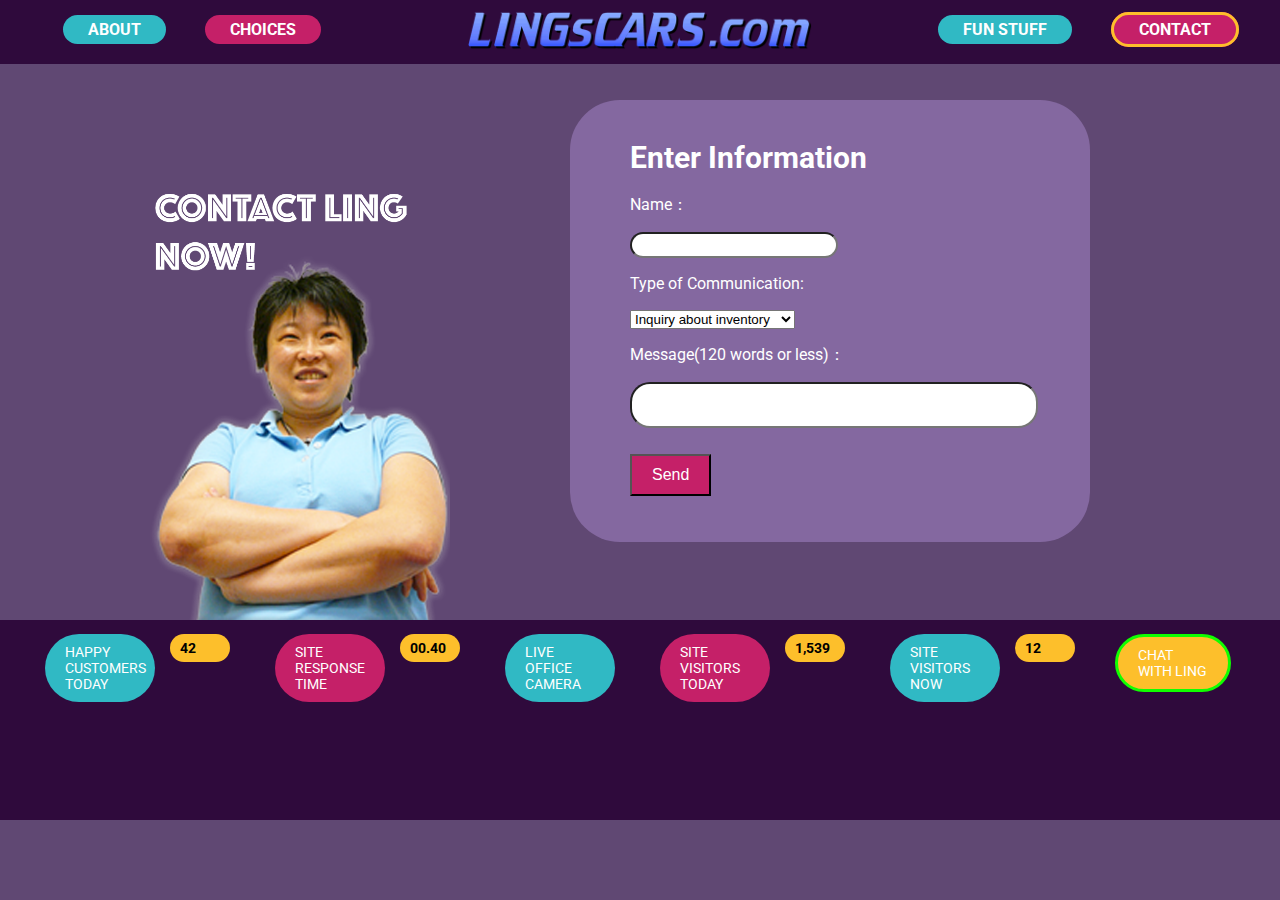
<file: form.html>
<!DOCTYPE html>
<html>
    <head>
    <title>
	
	</title>
		
		<link rel="stylesheet" type="text/css" href="contactstylesheet.css">
		<meta name="viewport" content="width=device-width, initial-scale=1.0">

    </head>

    <body>
		
<!--------------  MAIN NAVIGATION SECTION	--------------->	
	
	<section class="mainNav" id="myTopnav">
		<div class="col1 fl">
			<a href="Homepage.html" class="navLinkBlue">about</a>
			<a class="navLinkPink">choices</a>
		</div>	
			
		<div class="col1 fr">
			<a href="funstuff.html" class="navLinkBlue">fun stuff</a>
			<a href="form.html" class="navLinkPink onActive">contact</a>
		</div>

		<div class="col2"> 			
			<a href="Homepage.html"> <img src="lingscars-logo.png"  id="logoImg" alt="logo image"></a>
		</div>
		
		<a href="javascript:void(0);" class="icon" onclick="myFunction()">&#9776;</a>
			
		<div class="clear"></div>
	</section>
	
	
<!--------------  CONTACT SECTION	--------------->	
	
	<section class="form fr">

    <div id="card">
		
    <h1> Enter Information </h1>
    <p class="form-textbox"> Name：</p>
    <input id="name" name="name" type="text"  size="10"/>

 	<p>Type of Communication:</p>
        <select>
            <option value ="Inquiry">Inquiry about inventory</option>
            <option value ="Problem">Problem with order form</option>
            <option value="Question">Question about Ling</option>
            <option value="Other">Other</option>
        </select>

    <p> Message(120 words or less)：</p>
        <input id="message" name="message" type="text" width="48" height="48"/>
    <p> <input type="button" value="Send" id="sendButton"></p>
    
    </div>

</section>
	<img src="CONTACTLING2.png" alt="ling" class="lingImage col10 fl">
	
	 <div class="clear"></div>

		
<!--------------  JAVA SCRIPT	--------------->
		
		
		
		
				<!-- BURGER MENU -->

<script>
	
	function myFunction() {
    var x = document.getElementById("myTopnav");
    if (x.className === "mainNav") {
        x.className += " responsive";
    } else {
        x.className = "mainNav";
    }
}
	
	
	</script>
		
		
		
		
	
        <script>
            var sendButton=document.querySelector("#sendButton");
            sendButton.addEventListener("click", showMessage);

            ///functions below

            function showMessage(){
                var name = document.getElementById("name").value;
                var content = document.getElementById("message").value;
                alert("Your name is: "+ name+ "Your message is: " + content);
                document.getElementById("name").value='';
                document.getElementById("message").value='';
            }
 
        </script>
		
<!--------------  FOOTER SECTION	--------------->	
		
		
	<footer>
	
	<p class="col8 fl footerBlue">happy customers Today</p>
	<p class="col8 fl footerNumbers">42</p> 
	<p class="col8 fl footerPink">Site Response Time</p> 
	<p class="col8 fl footerNumbers">00.40</p> 
	<p class="col8 fl footerBlue">Live Office Camera</p> 
	<p class="col8 fl footerPink">Site Visitors Today</p> 
	<p class="col8 fl footerNumbers">1,539</p> 
	<p class="col8 fl footerBlue">Site Visitors Now</p>
	<p class="col8 fl footerNumbers">12</p>
	<p class="col8 fl footerYellow">Chat with Ling</p> 

	<div class="clear"></div>

	</footer>
		

    </body>
</html>
</file>
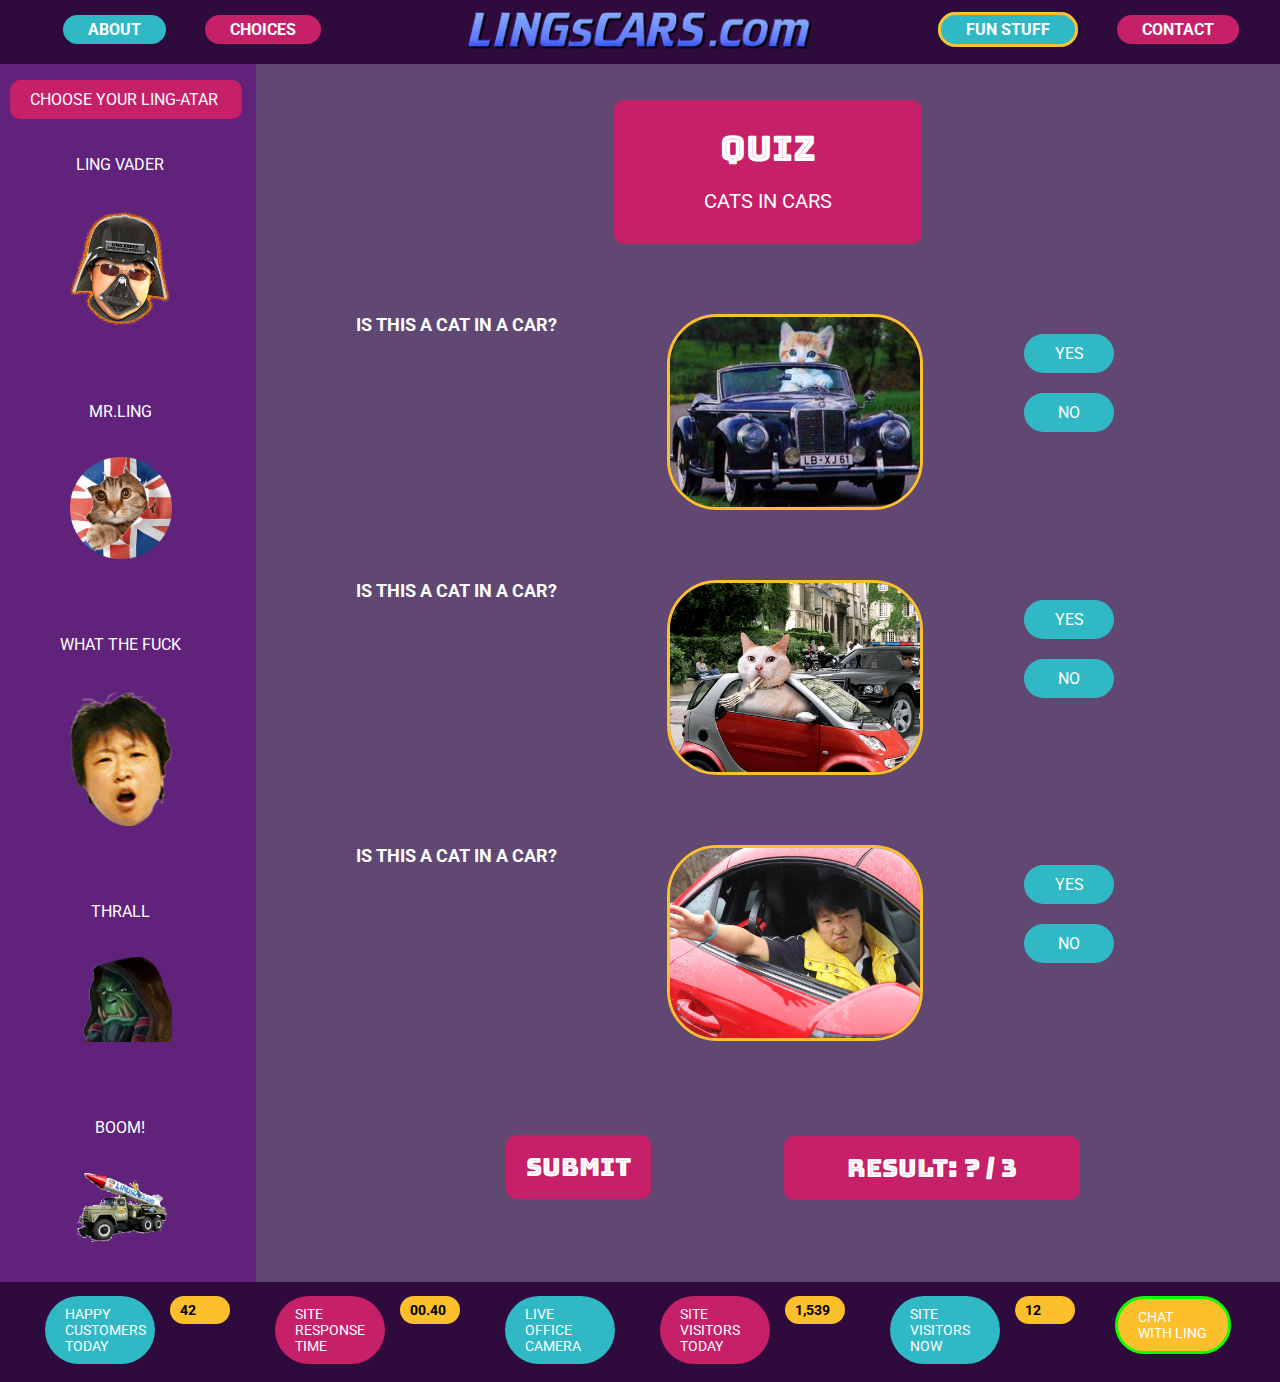
<file: funstuff.html>
<!doctype html>
<html>
<html>
    <head>
    <title>
    	Fun Stuff
	</title>
		<meta name="viewport" content="width=device-width, initial-scale=1.0">
		<link rel="stylesheet" type="text/css" href="funstuffstyle.css">

    </head>
	

<body>
	
	
<!--------------  MAIN NAVIGATION SECTION	--------------->	
	
<!--------------  MAIN NAVIGATION SECTION	--------------->	
	
	<section class="mainNav" id="myTopnav">
		<div class="col1 fl">
			<a href="Homepage.html" class="navLinkBlue">about</a>
			<a class="navLinkPink">choices</a>
		</div>	
			
		<div class="col1 fr">
			<a href="funstuff.html" class="navLinkBlue onActive">fun stuff</a>
			<a href="form.html" class="navLinkPink">contact</a>
		</div>

		<div class="col2"> 			
			<a href="Homepage.html"> <img src="lingscars-logo.png"  id="logoImg" alt="logo image"></a>
		</div>
		
		<a href="javascript:void(0);" class="icon" onclick="myFunction()">&#9776;</a>
			
		<div class="clear"></div>
	</section>
	
<!--------------  FUN STUFF SECTION	--------------->

<section> 
		
<!------------------ LINGATAR SECTION ------------------>	
		
	<div class="col3 fl">

			<p class="lingatar">Choose your Ling-atar</p>
		
		<div>
			<p class="avatarTitle">Ling vader</p>
			<img src="avatar1.gif" class="avatarLingIcon" alt="avatar1">
		</div>
			
		<div>
			<p class="avatarTitle">MR.LING</p>
			<img src="avatar3.png" class="avatarLingIcon" alt="avatar3">
		</div>
		
		<div>
			<p class="avatarTitle">what the fuck</p>
			<img src="avatar2.png" class="avatarLingIcon" alt="avatar2">
		</div>
		
		<div>
			<p class="avatarTitle">THRALL</p>			
			<img src="avatar5.png" class="avatarLingIcon" alt="avatar1">
		</div>
		
		<div>
			<p class="avatarTitle">BOOM!</p>
			<img src="avatar4.png" class="avatarLingIcon" alt="avatar1">
		</div>

	</div>
		
<!------------------ QUIZ SECTION ------------------>	
				
	<div class="col4 fr">
		
<!---------- QUIZ TITLE ----------->	

	<div class="quizMain">

		<p class="quiz">quiz
			<br>
			<span class="catsCars">Cats in cars</span>
		</p>

	</div>
		
<!---------- QUIZ ----------->	

<div class="col5 fl quizText">is this a cat in a car?</div>
<img src="c5028c7d13852f431a2a6325b5793795.jpg" alt="cat in a car" class="col5 fl catCar">
	
	<div class="col5 fr">
		<button id="yes1" class="buttonQuiz">YES</button>
		<br>
		<button id="no1" class="buttonQuiz">NO</button>
	</div>
	
<div class="clear"></div>	

<div class="col5 fl quizText">is this a cat in a car?</div>
<img src="Fat-Cat-Driving-a-Car--45477.jpg" alt="cat in a car" class="col5 fl catCar">

	<div class="col5 fr">
		<button id="yes2" class="buttonQuiz">YES</button>
		<br>
		<button id="no2" class="buttonQuiz">NO</button>
	</div>
	
<div class="clear"></div>
	
<div class="col5 fl quizText">is this a cat in a car?</div>
<img src="scotland.png" alt="ling in a car" class="col5 fl catCar">

	<div class="col5 fr">
		<button id="yes3" class="buttonQuiz">YES</button>
		<br>
		<button id="no3" class="buttonQuiz">NO</button>	
	</div>

</div>

	<button id="sub" type="submit" value="Submit" class="submitButton" >Submit</button>
	<p id="res" class="results fr">RESULT: ? / 3</p>
	
<div class="clear"></div>

	</section>
	
<!------------------------ FOOTER SECTION -------------------->	
	

<footer>
	
	<p class="col8 fl footerBlue">happy customers Today</p>
	<p class="col8 fl footerNumbers">42</p> 
	<p class="col8 fl footerPink">Site Response Time</p> 
	<p class="col8 fl footerNumbers">00.40</p> 
	<p class="col8 fl footerBlue">Live Office Camera</p> 
	<p class="col8 fl footerPink">Site Visitors Today</p> 
	<p class="col8 fl footerNumbers">1,539</p> 
	<p class="col8 fl footerBlue">Site Visitors Now</p>
	<p class="col8 fl footerNumbers">12</p> 
	<p class="col8 fl footerYellow">Chat with Ling</p> 

	 <div class="clear"></div>

</footer>
		
<!----------------- JAVA SCRIPT FOR THE QUIZ  -------------------->	
	
	
				<!-- BURGER MENU -->

<script>
	
	function myFunction() {
    var x = document.getElementById("myTopnav");
    if (x.className === "mainNav") {
        x.className += " responsive";
    } else {
        x.className = "mainNav";
    }
}
	
	
	</script>
		
			
	

<script>

	function changeColor(){
		if(this.id=="yes1"){
			y1.className="buttonQuizPress";
			n1.className="buttonQuiz";
			clk1 = 1;
		}
		else if (this.id=="no1") {
			y1.className="buttonQuiz";
			n1.className="buttonQuizPress";
			clk1 = 0;
		}

		if(this.id=="yes2"){
			y2.className="buttonQuizPress";
			n2.className="buttonQuiz";
			clk2= 1;
		}
		else if (this.id=="no2") {
			y2.className="buttonQuiz";
			n2.className="buttonQuizPress";
			clk1=0;
		}

		if(this.id=="yes3"){
			y3.className="buttonQuizPress";
			n3.className="buttonQuiz";
			clk3= 0;
		}
		else if (this.id=="no3") {
			y3.className="buttonQuiz";
			n3.className="buttonQuizPress";
			clk3 = 1;
		}
	}


	function results(){
		res.innerHTML = "Result: " +   String(clk1+clk2+clk3) + " / 3";
	}

	var y1=document.querySelector("#yes1");
	var n1=document.querySelector("#no1");

	var y2=document.querySelector("#yes2");
	var n2=document.querySelector("#no2");

	var y3=document.querySelector("#yes3");
	var n3=document.querySelector("#no3");

	var sub=document.querySelector("#sub");
	var res=document.querySelector("#res");

	var clk1=0, clk2=0, clk3=0;


	y1.addEventListener("click", changeColor);
	n1.addEventListener("click", changeColor);

	y2.addEventListener("click", changeColor);
	n2.addEventListener("click", changeColor);

	y3.addEventListener("click", changeColor);
	n3.addEventListener("click", changeColor);

	sub.addEventListener("click", results);

</script>
	
</body>
</html>
</file>
<file: contactstylesheet.css>
@charset "UTF-8";
/* CSS Document */

@import url('https://fonts.googleapis.com/css?family=Bungee+Inline|Roboto&display=swap');

body{
	width:100%;
	height: auto;
	margin:0 auto;
	background-color:#604873;
	color:white;
	font-family: 'Roboto', sans-serif;
}

#logoImg{
	width:90%;
	height: auto;	
}

/******* COLUMNS  ******/


.icon {
	border-radius: 50%;
	color:white;
	
	
}

.mainNav .icon {
    display: none;
}

.col1{
	width: 30%;
	margin-top: 10px;	
}

.col2{
	width:30%;
	margin: 0 auto;	
}

.col8{width:15%;}
.fl {float:left;}
.fr {float:right;}
.clear {clear:both;}

.mainNav{
	width:100%;
	background-color: #2F0A3C;
	text-align: center;
	font-size: 16px;
	text-transform: uppercase;
	font-weight: bold;
	position: fixed;
	padding-top: 10px;
	padding-bottom: 10px;

}

.navLinkBlue{
	color:#FFFFFF;
	font-family: 'Roboto', sans-serif;
	padding-left:25px;
	padding-right: 25px;
	padding-top: 5px;
	padding-bottom: 5px;
	background-color: #30B9C4;
	border-radius: 20px;
	margin-right: 35px;	
}

.navLinkPink{
	color:#FFFFFF;
	font-family: 'Roboto', sans-serif;
	padding-left:25px;
	padding-right: 25px;
	padding-top: 5px;
	padding-bottom: 5px;
	background-color: #C52068;
	border-radius: 20px;	
}

a {
	text-decoration: none;	
}


.navLinkBlue:hover {
	background-color:#FDBF2B;
}


.navLinkPink:hover {
	background-color:#FDBF2B;
}


/*******YELLOW BORDER ON ACTIVE PAGE******/


.onActive{
		border:#FDBF2B 3px solid;

}

.lingImage{
	width:300px;
	height: auto;
	padding-top: 180px;
	padding-left: 150px;
}

.col10{width:300px;}

.form{
	width:400px;
	height: auto;
	margin-left: 100px;
	margin-right:190px;
	margin-top: 100px;
	margin-bottom: 20px;
	background-color: #8468A0;
	border-radius: 50px;
	padding-top: 20px;
	padding-bottom: 30px;
	padding-left: 60px;
	padding-right: 60px;
}

h1{
	font-size: 30px;
	font-weight: bold;
	
}

#sendButton{
	background-color: #C52068;
	padding-left: 20px;
	padding-right: 20px;
	padding-top: 10px;
	padding-bottom: 10px;
	color:white;
	font-size: 16px;
	margin-top: 10px;
	
}

#sendButton:hover{
	background-color: #FDBF2B;
}

#name{
	border-radius: 20px;
	width:200px;
	height: 20px;
}

#message{
	border-radius: 20px;
	width:400px;
	height: 40px;
	
}


/*******FOOTER STYLE******/

footer{
	width:100%;
	height: 180px;
	background-color: #2F0A3C;
	position: relative;
	overflow: hidden;
	padding-bottom: 20px;
}

.footerBlue{
	font-family: 'Roboto', sans-serif;
	font-size: 14px;
	width:70px;
	background-color: #30B9C4;
	padding-top: 10px;
	padding-bottom: 10px;
	padding-left: 20px;
	padding-right: 20px;
	border-radius: 50px;;
	color:white;
	text-transform: uppercase;
	margin-left: 45px;
	
	

	
}
.footerPink{
	font-family: 'Roboto', sans-serif;
	font-size: 14px;
	width:70px;
	background-color: #C52068;
	padding-top: 10px;
	padding-bottom: 10px;
	padding-left: 20px;
	padding-right: 20px;
	border-radius: 50px;;
	color:white;
	text-transform: uppercase;
	margin-left: 45px;
	
}

.footerYellow{
	font-family: 'Roboto', sans-serif;
	font-size: 14px;
	width:70px;
	background-color: #FDBF2B;
	padding-top: 10px;
	padding-bottom: 10px;
	padding-left: 20px;
	padding-right: 20px;
	border-radius: 50px;;
	color:white;
	text-transform: uppercase;
	margin-left: 40px;
	border:3px solid #10FE00;
	
}

.footerNumbers{
	font-family: 'Roboto', sans-serif;
	font-size: 14px;
	width:40px;
	background-color: #FDBF2B;
	padding-top: 6px;
	padding-bottom: 6px;
	padding-left: 10px;
	padding-right: 10px;
	border-radius: 50px;;
	color:black;
	font-weight: bold;
	text-transform: uppercase;
	margin-left: 15px;
	
}





@media screen and (max-width: 1080px) {
  .mainNav a {display: none;}
  .mainNav a.icon {
    float: right;
    display:block;
	font-size: 25px;
	border-radius: 50%; 
	margin-right: -120px;
  }
	
	

	
	


}


@media screen and (max-width: 1080px) {
  .mainNav .responsive {position:relative;}
  .mainNav .responsive a.icon {
    position: absolute;
    right: 0; 
    top: 0;
  }
	
  .mainNav.responsive a {
    float:none;
    display:block;
    text-align: left;
	line-height: 30px;
	border-bottom: none;
	padding-left:10px;

  }
	
	
	.navLinkBlue{
	color:#FFFFFF;
	font-family: 'Roboto', sans-serif;
	width:100px;
	padding-left:10px;
	padding-right: 10px;
	padding-top: 5px;
	padding-bottom: 5px;
	background-color: #30B9C4;
	border-radius: 20px;
	margin-bottom: 15px;
	
	
}

.navLinkPink{
	color:#FFFFFF;
	font-family: 'Roboto', sans-serif;
	width:100px;
	padding-left:10px;
	padding-right: 10px;
	padding-top: 5px;
	padding-bottom: 5px;
	background-color: #C52068;
	border-radius: 20px;	
}
	
	#logoImg{
	display: none;
}
	
	.icon{
		margin-left: 220px;
		margin-top: 20px;
		margin-bottom: 20px;
	}
	

	
}
</file>
<file: funstuffstyle.css>
@charset "UTF-8";
/* CSS Document */

@import url('https://fonts.googleapis.com/css?family=Bungee+Inline|Roboto&display=swap');

body{
	width:100%;
	height: auto;
	margin:0 auto;
	background-color:#604873;
}

#logoImg{
	width:90%;
	height: auto;	
}

/******* COLUMNS  ******/




.icon {
	border-radius: 50%;
	color:white;
	
	
}

.mainNav .icon {
    display: none;
}



.col1{
	width: 30%;
	margin-top: 10px;	
}

.col2{
	width:30%;
	margin: 0 auto;	
}

.col8{width:15%;}


.fl {float:left;}
.fr {float:right;}
.clear {clear:both;}

/******* MAIN NAVIGATION ******/

.mainNav{
	width:100%;
	background-color: #2F0A3C;
	text-align: center;
	font-size: 16px;
	text-transform: uppercase;
	font-weight: bold;
	position: fixed;
	padding-top: 10px;
	padding-bottom: 10px;
}

.navLinkBlue{
	color:#FFFFFF;
	font-family: 'Roboto', sans-serif;
	padding-left:25px;
	padding-right: 25px;
	padding-top: 5px;
	padding-bottom: 5px;
	background-color: #30B9C4;
	border-radius: 20px;
	margin-right: 35px;	
}

.navLinkPink{
	color:#FFFFFF;
	font-family: 'Roboto', sans-serif;
	padding-left:25px;
	padding-right: 25px;
	padding-top: 5px;
	padding-bottom: 5px;
	background-color: #C52068;
	border-radius: 20px;	
}

a {
	text-decoration: none;	
}

.navLinkBlue:hover {
	background-color:#FDBF2B;

}
.navLinkPink:hover {
	background-color:#FDBF2B;
}


/*******YELLOW BORDER ON ACTIVE PAGE******/

.onActive{
		border:#FDBF2B 3px solid;
}

/**********  FUN STUFF SECTION ********/


/******* COLUMNS  ******/

.col4{
	width:80%;
	height:100%;
	background-color: #604873;
}

.col5{width:25%;}
.col6{width:15%;}
.col7{width:40%;}

/**********  QUIZ TITLE SECTION ********/

.quizMain{
	width:30%;
	margin: 0 auto;
	margin-bottom: 70px;
}

.results{
	font-family: 'Bungee Inline', cursive !important;
	font-size: 25px;
	color:white;
	width:20%;
	padding-top: 15px;
	padding-bottom: 15px;
	padding-left: 20px;
	padding-right: 20px;
	background-color:#C52068;
	border-radius: 10px;
	text-align: center;
	margin-right: 200px;
}

.submitButton{
	font-family: 'Bungee Inline', cursive !important;
	font-size: 25px;
	color:white;
	padding-top: 15px;
	padding-bottom: 15px;
	padding-left: 20px;
	padding-right: 20px;
	background-color:#C52068;
	border-radius: 10px;
	margin-left: 250px;
	margin-top: 24px;
	text-align: center;
	border:none;	
}

.submitButton:hover{
	background-color:#FDBF2B;
}

.quiz{
	font-family: 'Bungee Inline', cursive !important;
	font-size: 35px;
	color:white;
	padding-top: 25px;
	padding-bottom: 25px;
	padding-left: 80px;
	padding-right: 80px;
	background-color:#C52068;
	border-radius: 10px;
	margin-top: 100px;
	text-align: center;	
}

.catsCars{
	font-family: 'Roboto', sans-serif !important;
	font-size: 20px;
	text-transform: uppercase;		
}

.quizText{
	font-family: 'Roboto', sans-serif;
	font-size: 18px;
	color:white;
	text-transform: uppercase;
	padding-left: 100px;
	font-weight: bold;	
}

.catCar{
	width:250px;
	height: auto;
	margin-left: 55px;
	margin-bottom: 70px;
	border: 3px solid #FDBF2B;
	border-radius: 50px;
}

.buttonQuiz{
	background-color: #30B9C4;
	width:90px;
	padding-left:20px;
	padding-right: 20px;
	padding-top: 10px;
	padding-bottom: 10px;
	border-radius: 40px;
	text-align: center;
	margin-top: 20px;
	border: none;
	font-family: 'Roboto', sans-serif;
	color: white;
	font-size: 16px;
	
}

.buttonQuizPress{
	background-color: #C52068;
	width:90px;
	padding-left:20px;
	padding-right: 20px;
	padding-top: 10px;
	padding-bottom: 10px;
	border-radius: 40px;
	text-align: center;
	margin-top: 20px;
	border: none;
	font-family: 'Roboto', sans-serif;
	color: white;
	font-size: 16px;

}

.buttonQuiz:hover{
	background-color: #FDBF2B;
}

/*************** LING-ATAR SECTION  ****************/

.col3{

	width:20%;
	background-color: #61227C;
	
}

.avatarLingIcon{
	width:40%;
	height: auto;
	margin-top:20px;
	padding-left: 70px;
	margin-bottom: 36px;
}

.lingatar{
	width:75%;
	background-color: #C52068;
	border-radius: 10px;
	padding-left: 20px;
	padding-right: 20px;
	padding-top: 10px;
	padding-bottom: 10px;
	margin-left: 10px;
	margin-top: 80px;
	color:white;
	font-family: 'Roboto', sans-serif !important;
	text-transform: uppercase;
	font-size: 16px;	
}

.avatarTitle{
	font-family: 'Roboto', sans-serif;
	font-size: 100%;
	color:white;
	text-transform: uppercase;
	width:160px;
	text-align: center;
	padding-left: 40px;
	padding-top: 20px;
}

/*************** FOOTER SECTION ****************/


footer{
	width:100%;
	height: 80px;
	background-color: #2F0A3C;
	position: relative;
	overflow: hidden;
	padding-bottom: 20px;
}

.footerBlue{
	font-family: 'Roboto', sans-serif;
	font-size: 14px;
	width:70px;
	background-color: #30B9C4;
	padding-top: 10px;
	padding-bottom: 10px;
	padding-left: 20px;
	padding-right: 20px;
	border-radius: 50px;;
	color:white;
	text-transform: uppercase;
	margin-left: 45px;	
}

.footerPink{
	font-family: 'Roboto', sans-serif;
	font-size: 14px;
	width:70px;
	background-color: #C52068;
	padding-top: 10px;
	padding-bottom: 10px;
	padding-left: 20px;
	padding-right: 20px;
	border-radius: 50px;;
	color:white;
	text-transform: uppercase;
	margin-left: 45px;	
}

.footerYellow{
	font-family: 'Roboto', sans-serif;
	font-size: 14px;
	width:70px;
	background-color: #FDBF2B;
	padding-top: 10px;
	padding-bottom: 10px;
	padding-left: 20px;
	padding-right: 20px;
	border-radius: 50px;;
	color:white;
	text-transform: uppercase;
	margin-left: 40px;
	border:3px solid #10FE00;	
}

.footerNumbers{
	font-family: 'Roboto', sans-serif;
	font-size: 14px;
	width:40px;
	background-color: #FDBF2B;
	padding-top: 6px;
	padding-bottom: 6px;
	padding-left: 10px;
	padding-right: 10px;
	border-radius: 50px;;
	color:black;
	font-weight: bold;
	text-transform: uppercase;
	margin-left: 15px;
	
}






@media screen and (max-width: 1080px) {
  .mainNav a {display: none;}
  .mainNav a.icon {
    float: right;
    display:block;
	font-size: 25px;
	border-radius: 50%; 
	margin-right: -120px;
  }
	
	

	
	


}


@media screen and (max-width: 1080px) {
  .mainNav .responsive {position:relative;}
  .mainNav .responsive a.icon {
    position: absolute;
    right: 0; 
    top: 0;
  }
	
  .mainNav.responsive a {
    float:none;
    display:block;
    text-align: left;
	line-height: 30px;
	border-bottom: none;
	padding-left:10px;

  }
	
	
	.navLinkBlue{
	color:#FFFFFF;
	font-family: 'Roboto', sans-serif;
	width:100px;
	padding-left:10px;
	padding-right: 10px;
	padding-top: 5px;
	padding-bottom: 5px;
	background-color: #30B9C4;
	border-radius: 20px;
	margin-bottom: 10px;

	
	
}

.navLinkPink{
	color:#FFFFFF;
	font-family: 'Roboto', sans-serif;
	width:100px;
	padding-left:10px;
	padding-right: 10px;
	padding-top: 5px;
	padding-bottom: 5px;
	background-color: #C52068;
	border-radius: 20px;	
}
	
	#logoImg{
	display: none;
}
	
	.icon{
		margin-left: 220px;
		margin-top: 20px;
		margin-bottom: 20px;
	}
	

	
}
</file>
